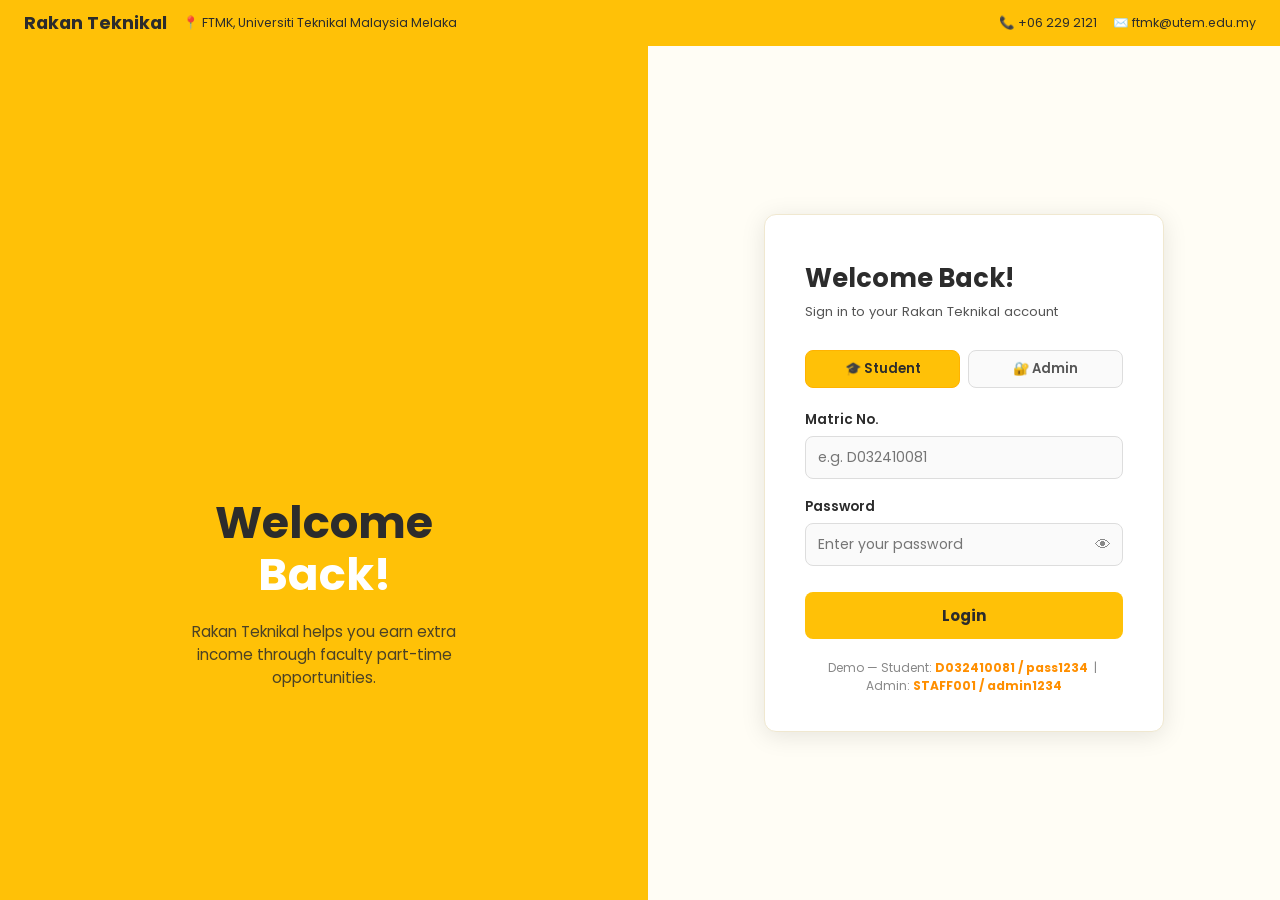
<file: login.html>
<!DOCTYPE html>
<html lang="en">
<head>
  <meta charset="UTF-8" />
  <meta name="viewport" content="width=device-width, initial-scale=1.0"/>
  <title>Rakan Teknikal FTMK – Login</title>
  <link href="https://fonts.googleapis.com/css2?family=Poppins:wght@400;500;600;700&display=swap" rel="stylesheet"/>
  <style>
    *, *::before, *::after { box-sizing: border-box; margin: 0; padding: 0; }
    :root {
      --yellow:      #FFC107;
      --yellow-dark: #FFB300;
      --yellow-deep: #FF8F00;
      --white:       #ffffff;
      --offwhite:    #FFFDF5;
      --text-dark:   #2c2c2c;
      --text-mid:    #555555;
      --text-light:  #888888;
      --red:         #E53935;
      --green:       #43A047;
      --card-shadow: 0 4px 24px rgba(0,0,0,0.10);
      --radius:      12px;
    }
    body {
      font-family: 'Poppins', sans-serif;
      background: var(--offwhite);
      min-height: 100vh;
      display: flex;
      flex-direction: column;
    }

    .topbar {
      background: var(--yellow);
      padding: 10px 24px;
      display: flex;
      align-items: center;
      justify-content: space-between;
      flex-wrap: wrap;
      gap: 8px;
    }
    .topbar-left, .topbar-right {
      display: flex; align-items: center; gap: 16px; flex-wrap: wrap;
    }
    .brand { font-weight: 700; font-size: 1.1rem; color: var(--text-dark); }
    .topbar-info { font-size: 0.78rem; color: var(--text-dark); display: flex; align-items: center; gap: 5px; }


    .login-wrapper {
      flex: 1;
      display: flex;
      align-items: stretch;
      min-height: calc(100vh - 52px);
    }


    .login-left {
      flex: 1;
      background: var(--yellow);
      display: flex;
      flex-direction: column;
      align-items: center;
      justify-content: center;
      padding: 48px 40px;
      gap: 20px;
    }
    .login-left-title {
      font-size: 2.8rem;
      font-weight: 700;
      color: var(--text-dark);
      line-height: 1.15;
      text-align: center;
    }
    .login-left-title span { color: var(--white); }
    .login-left-sub {
      font-size: 0.95rem;
      color: var(--text-dark);
      opacity: 0.85;
      text-align: center;
      max-width: 300px;
    }
    .login-illustration {
      width: 220px;
      height: 220px;
    }


    .login-right {
      flex: 1;
      display: flex;
      align-items: center;
      justify-content: center;
      padding: 40px 32px;
      background: var(--offwhite);
    }
    .login-card {
      background: var(--white);
      border-radius: var(--radius);
      box-shadow: var(--card-shadow);
      padding: 44px 40px 36px;
      width: 100%;
      max-width: 400px;
      border: 1px solid #f0e8d0;
    }
    .login-card-title {
      font-size: 1.6rem;
      font-weight: 700;
      color: var(--text-dark);
      margin-bottom: 4px;
    }
    .login-card-sub {
      font-size: 0.82rem;
      color: var(--text-mid);
      margin-bottom: 28px;
    }

    .form-label {
      display: block;
      font-size: 0.85rem;
      font-weight: 600;
      color: var(--text-dark);
      margin-bottom: 6px;
    }
    .form-input-wrap {
      position: relative;
      margin-bottom: 18px;
    }
    .form-input {
      width: 100%;
      border: 1.5px solid #ddd;
      border-radius: 8px;
      padding: 10px 12px;
      font-size: 0.88rem;
      font-family: 'Poppins', sans-serif;
      background: #fafafa;
      color: var(--text-dark);
      outline: none;
      transition: border-color 0.15s, background 0.15s;
    }
    .form-input:focus {
      border-color: var(--yellow-dark);
      background: var(--white);
    }
    .toggle-pw {
      position: absolute;
      right: 12px;
      top: 50%;
      transform: translateY(-50%);
      background: none;
      border: none;
      cursor: pointer;
      color: var(--text-light);
      font-size: 1rem;
      line-height: 1;
      padding: 0;
    }


    .role-tabs {
      display: flex;
      gap: 8px;
      margin-bottom: 22px;
    }
    .role-tab {
      flex: 1;
      padding: 8px 0;
      border-radius: 8px;
      border: 1.5px solid #ddd;
      background: #fafafa;
      font-family: 'Poppins', sans-serif;
      font-size: 0.82rem;
      font-weight: 600;
      color: var(--text-mid);
      cursor: pointer;
      transition: all 0.15s;
    }
    .role-tab.active {
      background: var(--yellow);
      border-color: var(--yellow-dark);
      color: var(--text-dark);
    }

    .btn-login {
      width: 100%;
      background: var(--yellow);
      color: var(--text-dark);
      border: none;
      border-radius: 8px;
      padding: 12px;
      font-size: 0.95rem;
      font-weight: 700;
      font-family: 'Poppins', sans-serif;
      cursor: pointer;
      transition: background 0.15s;
      margin-top: 8px;
    }
    .btn-login:hover { background: var(--yellow-dark); }
    .btn-login:disabled { opacity: 0.6; cursor: not-allowed; }

    .error-msg {
      background: #fdecea;
      border: 1px solid #f5c6c4;
      border-radius: 8px;
      padding: 10px 14px;
      font-size: 0.82rem;
      color: var(--red);
      margin-bottom: 16px;
      display: none;
    }
    .error-msg.show { display: block; }

    .login-hint {
      font-size: 0.75rem;
      color: var(--text-light);
      text-align: center;
      margin-top: 20px;
    }
    .login-hint strong { color: var(--yellow-deep); }


    @media (max-width: 700px) {
      .login-left { display: none; }
      .login-right { padding: 28px 16px; }
    }
  </style>
</head>
<body>


<div class="topbar">
  <div class="topbar-left">
    <span class="brand">Rakan Teknikal</span>
    <span class="topbar-info">
      📍 FTMK, Universiti Teknikal Malaysia Melaka
    </span>
  </div>
  <div class="topbar-right">
    <span class="topbar-info">📞 +06 229 2121</span>
    <span class="topbar-info">✉️ ftmk@utem.edu.my</span>
  </div>
</div>


<div class="login-wrapper">


  <div class="login-left">
    <!-- Inline illustration matching project mockup style -->
    <svg class="login-illustration" viewBox="0 0 220 220" fill="none" xmlns="http://www.w3.org/2000/svg">
    </svg>
    <div class="login-left-title">Welcome<br/><span>Back!</span></div>
    <div class="login-left-sub">Rakan Teknikal helps you earn extra income through faculty part-time opportunities.</div>
  </div>

  <!-- Right form panel -->
  <div class="login-right">
    <div class="login-card">
      <div class="login-card-title">Welcome Back!</div>
      <div class="login-card-sub">Sign in to your Rakan Teknikal account</div>

      <!-- Role selector -->
      <div class="role-tabs" id="roleTabs">
        <button class="role-tab active" data-role="student" onclick="setRole('student', this)">🎓 Student</button>
        <button class="role-tab" data-role="admin" onclick="setRole('admin', this)">🔐 Admin</button>
      </div>

      <div class="error-msg" id="errorMsg">Invalid credentials. Please try again.</div>

      <!-- User ID -->
      <label class="form-label" id="idLabel" for="userId">Matric No.</label>
      <div class="form-input-wrap">
        <input class="form-input" type="text" id="userId" placeholder="e.g. D032410081" autocomplete="username"/>
      </div>

      <!-- Password -->
      <label class="form-label" for="password">Password</label>
      <div class="form-input-wrap">
        <input class="form-input" type="password" id="password" placeholder="Enter your password" autocomplete="current-password"/>
        <button class="toggle-pw" type="button" onclick="togglePw()" id="pwToggleBtn" title="Show/hide password">👁</button>
      </div>

      <button class="btn-login" id="loginBtn" onclick="doLogin()">Login</button>

      <p class="login-hint">
        Demo — Student: <strong>D032410081 / pass1234</strong> &nbsp;|&nbsp; Admin: <strong>STAFF001 / admin1234</strong>
      </p>
    </div>
  </div>
</div>

<script>
  let currentRole = 'student';

  function setRole(role, el) {
    currentRole = role;
    document.querySelectorAll('.role-tab').forEach(t => t.classList.remove('active'));
    el.classList.add('active');
    document.getElementById('idLabel').textContent = role === 'admin' ? 'Staff ID' : 'Matric No.';
    document.getElementById('userId').placeholder = role === 'admin' ? 'e.g. STAFF001' : 'e.g. D032410081';
    document.getElementById('errorMsg').classList.remove('show');
  }

  function togglePw() {
    const input = document.getElementById('password');
    input.type = input.type === 'password' ? 'text' : 'password';
  }

  // Demo credentials
  const demoUsers = {
    student: { id: 'D032410081', pass: 'pass1234', redirect: 'student-dashboard.html' },
    admin:   { id: 'STAFF001',   pass: 'admin1234', redirect: 'admin-dashboard.html' },
  };

  function doLogin() {
    const id   = document.getElementById('userId').value.trim();
    const pass = document.getElementById('password').value;
    const err  = document.getElementById('errorMsg');
    const btn  = document.getElementById('loginBtn');

    err.classList.remove('show');

    if (!id || !pass) {
      err.textContent = 'Please enter both ID and password.';
      err.classList.add('show');
      return;
    }

    btn.disabled = true;
    btn.textContent = 'Logging in…';

    // Simulate network delay
    setTimeout(() => {
      const cred = demoUsers[currentRole];
      if (id === cred.id && pass === cred.pass) {
        // Store session info (replace with PHP session in production)
        sessionStorage.setItem('rt_role', currentRole);
        sessionStorage.setItem('rt_user', id);
        // Redirect
        window.location.href = cred.redirect;
      } else {
        err.textContent = 'Invalid ' + (currentRole === 'admin' ? 'Staff ID' : 'Matric No.') + ' or password.';
        err.classList.add('show');
        btn.disabled = false;
        btn.textContent = 'Login';
      }
    }, 700);
  }

  // Allow Enter key
  document.addEventListener('keydown', e => {
    if (e.key === 'Enter') doLogin();
  });
</script>
</body>
</html>
</file>
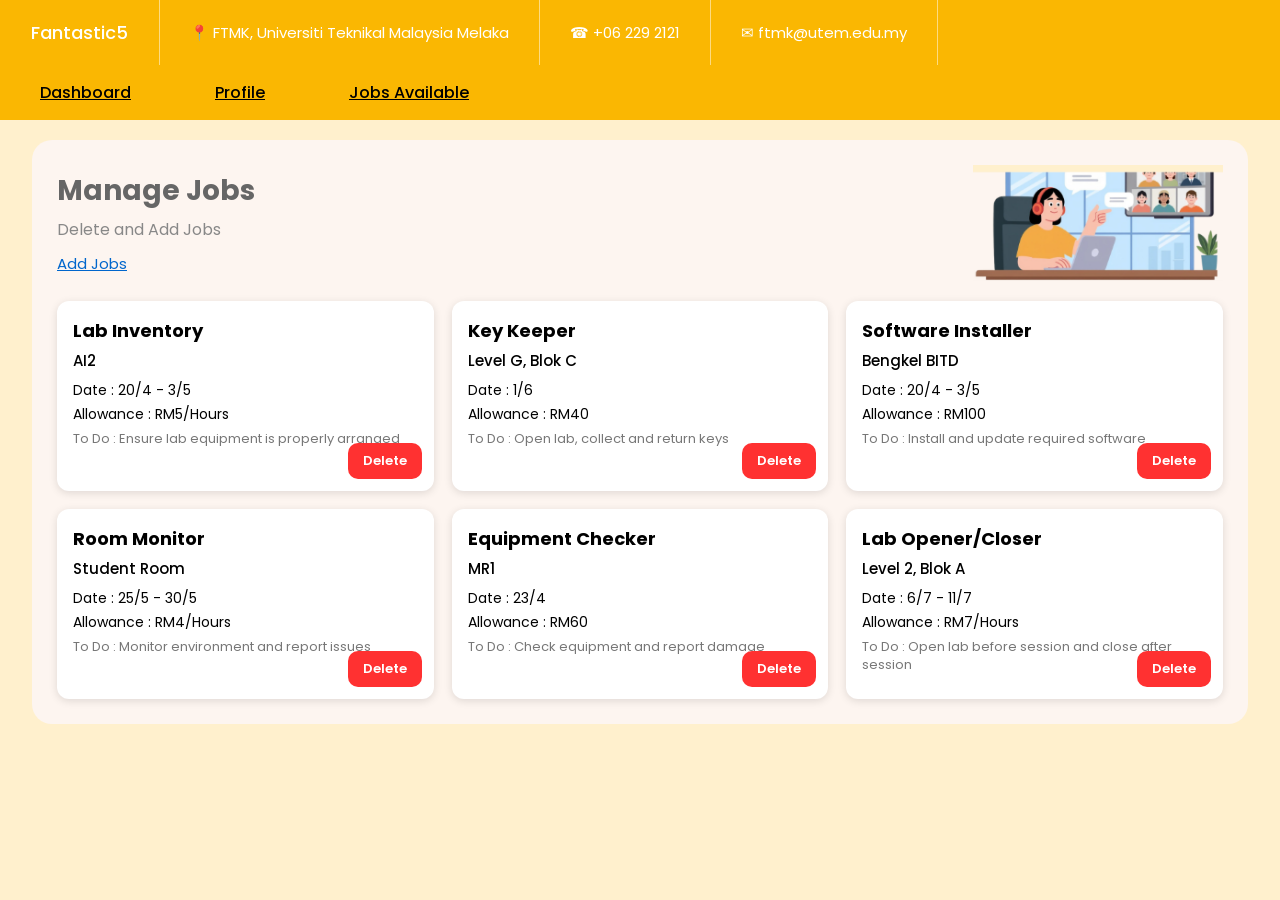
<file: manage.html>
<!DOCTYPE html>
<html>
<head>
    <title>Manage Jobs Application</title>
    <link rel="stylesheet" href="stylemanage.css">
    <link href="https://fonts.googleapis.com/css2?family=Poppins:wght@300;400;500;600;700&display=swap" rel="stylesheet">
</head>

<body>


<div class="topbar">
    <div class="logo">
        Fantastic5
    </div>
    <div class="contact">
        📍 FTMK, Universiti Teknikal Malaysia Melaka
    </div>
    <div class="contact">
        ☎ +06 229 2121
    </div>
    <div class="contact">
        ✉ ftmk@utem.edu.my
    </div> 

</div>


<div class="menu">

    <a href="#">Dashboard</a>
    <a href="#">Profile</a>
    <a href="#">Jobs Available</a>

</div>


<div class="content-box">

    <div class="top-section">
        <div>
            <h1>Manage Jobs</h1>
            <p>Delete and Add Jobs</p>
            <a href="#" class="add-job">
                Add Jobs
            </a>
        </div>
        <img src="manage.png">
    </div>



    <div class="job-container">

        <div class="job-card">
            <h2>Lab Inventory</h2>
            <h3>AI2</h3>
            <p>Date : 20/4 - 3/5</p>
            <p>Allowance : RM5/Hours</p>
            <span>
                To Do : Ensure lab equipment is properly arranged
            </span>
            <button class="delete-btn">
                Delete
            </button>
        </div>


        <div class="job-card">
            <h2>Key Keeper</h2>
            <h3>Level G, Blok C</h3>
            <p>Date : 1/6</p>
            <p>Allowance : RM40</p>
            <span>
                To Do : Open lab, collect and return keys
            </span>
            <button class="delete-btn">
                Delete
            </button>
        </div>


        <div class="job-card">
            <h2>Software Installer</h2>
            <h3>Bengkel BITD</h3>
            <p>Date : 20/4 - 3/5</p>
            <p>Allowance : RM100</p>
            <span>
                To Do : Install and update required software
            </span>
            <button class="delete-btn">
                Delete
            </button>

        </div>


        <div class="job-card">
            <h2>Room Monitor</h2>
            <h3>Student Room</h3>
            <p>Date : 25/5 - 30/5</p>
            <p>Allowance : RM4/Hours</p>
            <span>
                To Do : Monitor environment and report issues
            </span>
            <button class="delete-btn">
                Delete
            </button>
        </div>



        <div class="job-card">
            <h2>Equipment Checker</h2>
            <h3>MR1</h3>
            <p>Date : 23/4</p>
            <p>Allowance : RM60</p>
            <span>
                To Do : Check equipment and report damage
            </span>
            <button class="delete-btn">
                Delete
            </button>
        </div>



        <div class="job-card">
            <h2>Lab Opener/Closer</h2>
            <h3>Level 2, Blok A</h3>
            <p>Date : 6/7 - 11/7</p>
            <p>Allowance : RM7/Hours</p>
            <span>
                To Do : Open lab before session and close after session
            </span>
            <button class="delete-btn">
                Delete
            </button>
        </div>
    </div>
</div>


<script src="script.js"></script>

</body>
</html>
</file>
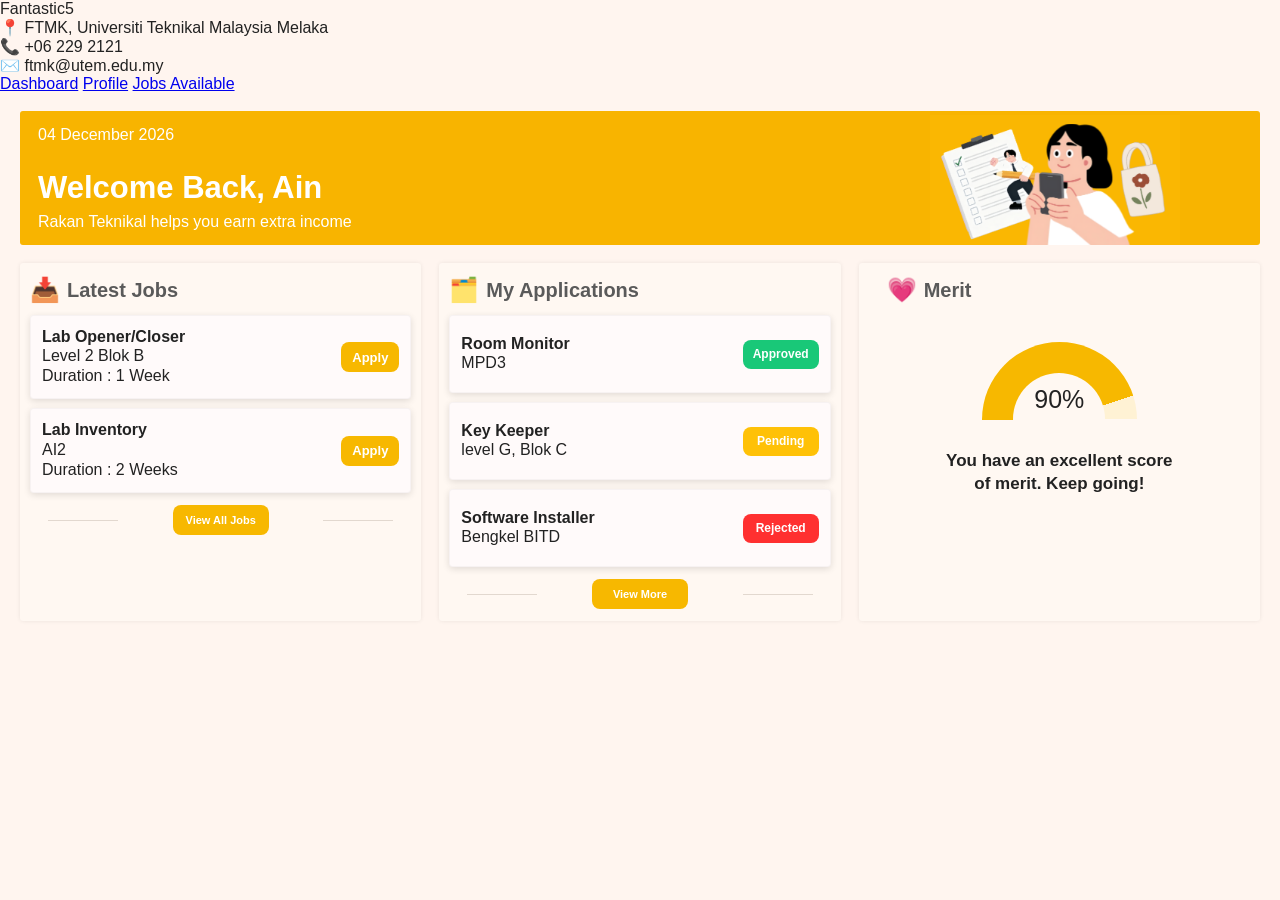
<file: student-dashboard.html>
<!DOCTYPE html>
<html lang="en">
<head>
  <meta charset="UTF-8" />
  <meta name="viewport" content="width=device-width, initial-scale=1.0" />
  <title>Student Dashboard</title>

  <link rel="stylesheet" href="header.css" />
  <link rel="stylesheet" href="student-dashboard.css" />
</head>
<body>
  <header class="top-header">
    <div class="top-row">
      <div class="brand-name">Fantastic5</div>

      <div class="header-divider"></div>

      <div class="header-info">
        <span class="header-icon">📍</span>
        <span>FTMK, Universiti Teknikal Malaysia Melaka</span>
      </div>

      <div class="header-divider"></div>

      <div class="header-info">
        <span class="header-icon">📞</span>
        <span>+06 229 2121</span>
      </div>

      <div class="header-divider"></div>

      <div class="header-info">
        <span class="header-icon">✉️</span>
        <span>ftmk@utem.edu.my</span>
      </div>
    </div>

    <nav class="nav-row">
      <a href="#" class="active">Dashboard</a>
      <a href="#">Profile</a>
      <a href="#">Jobs Available</a>
    </nav>
  </header>

  <main class="dashboard-page">
    <section class="welcome-banner">
      <div class="welcome-text">
        <p class="date-text" id="dateText">14 April 2026</p>
        <h1>Welcome Back, <span id="studentName">Ain</span></h1>
        <p>Rakan Teknikal helps you earn extra income</p>
      </div>

      <img
        src="images/gambar shopping.png"
        alt="Student dashboard illustration"
        class="banner-img"
      />
    </section>

    <section class="dashboard-grid">
      <div class="dashboard-card">
        <div class="card-title">
          <span class="card-icon">📥</span>
          <h2>Latest Jobs</h2>
        </div>

        <div class="job-box">
          <div>
            <h3>Lab Opener/Closer</h3>
            <p>Level 2 Blok B</p>
            <p>Duration : 1 Week</p>
          </div>
          <button class="small-btn">Apply</button>
        </div>

        <div class="job-box">
          <div>
            <h3>Lab Inventory</h3>
            <p>AI2</p>
            <p>Duration : 2 Weeks</p>
          </div>
          <button class="small-btn">Apply</button>
        </div>

        <div class="card-footer">
          <button class="main-btn">View All Jobs</button>
        </div>
      </div>

      <div class="dashboard-card">
        <div class="card-title">
          <span class="card-icon">🗂️</span>
          <h2>My Applications</h2>
        </div>

        <div class="application-box">
          <div>
            <h3>Room Monitor</h3>
            <p>MPD3</p>
          </div>
          <span class="status approved">Approved</span>
        </div>

        <div class="application-box">
          <div>
            <h3>Key Keeper</h3>
            <p>level G, Blok C</p>
          </div>
          <span class="status pending">Pending</span>
        </div>

        <div class="application-box">
          <div>
            <h3>Software Installer</h3>
            <p>Bengkel BITD</p>
          </div>
          <span class="status rejected">Rejected</span>
        </div>

        <div class="card-footer">
          <button class="main-btn">View More</button>
        </div>
      </div>

      <div class="dashboard-card merit-card">
        <div class="card-title">
          <span class="card-icon">💗</span>
          <h2>Merit</h2>
        </div>

        <div class="gauge">
          <div class="gauge-arc"></div>
          <div class="gauge-cover"></div>
          <p>90%</p>
        </div>

        <p class="merit-text">
          You have an excellent score<br />
          of merit. Keep going!
        </p>
      </div>
    </section>
  </main>

  <script src="student-dashboard.js"></script>
</body>
</html>
</file>
<file: stylemanage.css>
*{
    margin:0;
    padding:0;
    box-sizing:border-box;
    font-family:'Poppins',sans-serif;
}

body{
    background:#fff0cd;
}

.topbar{
    background:#fab702;
    height:65px;
    display:flex;
    align-items:center;
    color:white;
}

.logo{
    width:160px;
    height:65px;
    display:flex;
    justify-content:center;
    align-items:center;
    font-size:18px;
    font-weight:500;
    border-right:1px solid rgba(255,255,255,0.5);
}

.contact{
    height:65px;
    display:flex;
    align-items:center;
    padding:0 30px;
    font-size:15px;
    border-right:1px solid rgba(255,255,255,0.5);
}



.menu{
    background:#fab702;
    padding:15px 40px;
}

.menu a{
    margin-right:80px;
    color:black;
    font-size:16px;
    font-weight:500;
}



.content-box{

    width:95%;
    margin:20px auto;
    background:#fdf5f0;
    border-radius:20px;
    padding:25px;
}



.top-section{

    display:flex;
    justify-content:space-between;
    align-items:center;
    margin-bottom:20px;
}

.top-section h1{

    font-size:28px;
    color:#666;
    font-weight:700;
}

.top-section p{

    font-size:16px;
    color:#888;
    margin-top:5px;
}

.add-job{

    display:inline-block;
    margin-top:10px;
    color:#0066cc;
    font-size:15px;
}

.top-section img{

    width:250px;
    height:auto;
    object-fit:contain;
}



.job-container{

    display:grid;
    grid-template-columns:repeat(3,1fr);
    gap:18px;
}



.job-card{

    background:white;
    border-radius:12px;
    padding:16px;
    min-height:190px;
    position:relative;
    box-shadow:0 2px 8px rgba(0,0,0,0.12);
}

.job-card h2{

    font-size:18px;
    font-weight:700;
    margin-bottom:5px;
}

.job-card h3{

    font-size:15px;
    font-weight:500;
    margin-bottom:8px;
}

.job-card p{

    font-size:14px;
    margin-bottom:3px;
}

.job-card span{

    display:block;
    margin-top:5px;
    color:#777;
    font-size:13px;
    line-height:1.4;
}



.delete-btn{

    position:absolute;
    right:12px;
    bottom:12px;
    border:none;
    background:#ff3131;
    color:white;
    font-size:13px;
    font-weight:600;
    padding:8px 15px;
    border-radius:10px;
    cursor:pointer;
}

.delete-btn:hover{

    opacity:0.9;
}



@media(max-width:1000px){

    .job-container{
        grid-template-columns:repeat(2,1fr);
    }
}

@media(max-width:700px){

    .job-container{

        grid-template-columns:1fr;
    }

    .top-section{

        flex-direction:column;
        text-align:center;
    }

    .top-section img{

        margin-top:20px;
    }
}
</file>
<file: header.css>
.header {
    width: 100%;
    background-color: #f8b400;
    color: white;
    display: flex;
    align-items: center;
    gap: 18px;
    padding: 12px 30px;
    font-family: "Poppins", sans-serif;
    font-weight: 600;
    font-size: 14px;
    box-sizing: border-box;
}

.menu {
    width: 100%;
    background-color: #f8b400;
    display: flex;
    gap: 60px;
    padding: 10px 30px;
    box-sizing: border-box;
}

.menu a {
    color: #1a4a7b;
    font-family: "Poppins", sans-serif;
    font-weight: 700;
    text-decoration: underline;
    font-size: 14px;
}

.menu a:hover {
    color: white;
}
</file>
<file: student-dashboard.css>
* {
  margin: 0;
  padding: 0;
  box-sizing: border-box;
}

body {
  background-color: #fff5ef;
  font-family: "Poppins", "Segoe UI", Arial, sans-serif;
  color: #222;
}

.dashboard-page {
  width: 100%;
  margin: 0;
  padding: 18px 20px 22px;
}

.welcome-banner {
  width: 100%;
  height: 134px;
  background: #f8b400;
  border-radius: 3px;
  display: flex;
  align-items: center;
  justify-content: space-between;
  padding-left: 18px;
  padding-right: 55px;
  overflow: hidden;
}

.welcome-text {
  color: white;
}

.date-text {
  font-size: 15px;
  font-weight: 600;
  margin-bottom: 28px;
}

.welcome-text h1 {
  font-size: 31px;
  font-weight: 700;
  line-height: 1;
  margin-bottom: 10px;
}

.welcome-text p {
  font-size: 16px;
  font-weight: 500;
}

.banner-img {
  width: 300px;
  height: 130px;
  object-fit: contain;
  margin-top: 4px;
}

.dashboard-grid {
  width: 100%;
  display: grid;
  grid-template-columns: 1fr 1fr 1fr;
  gap: 18px;
  margin-top: 18px;
}

.dashboard-card {
  min-height: 292px;
  background: #fff8f2;
  border-radius: 3px;
  padding: 13px 10px 12px;
  box-shadow: 0 0 4px rgba(0, 0, 0, 0.08);
}

.card-title {
  display: flex;
  align-items: center;
  gap: 7px;
  margin-bottom: 11px;
}

.card-icon {
  font-size: 24px;
}

.card-title h2 {
  font-size: 20px;
  font-weight: 800;
  color: #5a5a5a;
}

.job-box,
.application-box {
  background: #fffafa;
  min-height: 78px;
  border-radius: 4px;
  padding: 13px 12px;
  margin-bottom: 9px;
  display: flex;
  align-items: center;
  justify-content: space-between;
  box-shadow:
    0 2px 7px rgba(0, 0, 0, 0.12),
    inset 0 0 0 1px rgba(0, 0, 0, 0.03);
}

.job-box h3,
.application-box h3 {
  font-size: 16px;
  line-height: 1.15;
  font-weight: 600;
}

.job-box p,
.application-box p {
  font-size: 16px;
  line-height: 1.25;
  font-weight: 500;
}

.small-btn {
  width: 58px;
  height: 30px;
  border: none;
  border-radius: 8px;
  background: #f7b800;
  color: white;
  font-size: 13px;
  font-weight: 800;
  cursor: pointer;
}

.status {
  width: 76px;
  height: 29px;
  border-radius: 8px;
  color: white;
  font-size: 12px;
  font-weight: 800;
  display: flex;
  align-items: center;
  justify-content: center;
}

.approved {
  background: #19c878;
}

.pending {
  background: #ffc107;
}

.rejected {
  background: #ff3030;
}

.card-footer {
  display: flex;
  justify-content: center;
  align-items: center;
  margin-top: 12px;
  position: relative;
}

.card-footer::before,
.card-footer::after {
  content: "";
  width: 70px;
  height: 1px;
  background: #e2d8cf;
  position: absolute;
  top: 50%;
}

.card-footer::before {
  left: 18px;
}

.card-footer::after {
  right: 18px;
}

.main-btn {
  width: 96px;
  height: 30px;
  border: none;
  border-radius: 8px;
  background: #f7b800;
  color: white;
  font-size: 11px;
  font-weight: 800;
  cursor: pointer;
  z-index: 2;
}

.merit-card {
  padding-left: 28px;
  padding-right: 28px;
}

.gauge {
  width: 155px;
  height: 88px;
  margin: 38px auto 20px;
  position: relative;
  overflow: hidden;
}

.gauge-arc {
  width: 155px;
  height: 155px;
  border-radius: 50%;
  background:
    conic-gradient(
      from 270deg,
      #f7b800 0deg,
      #f7b800 var(--merit-deg, 162deg),
      #fff2d4 var(--merit-deg, 162deg),
      #fff2d4 180deg,
      transparent 180deg,
      transparent 360deg
    );
}

.gauge-cover {
  width: 92px;
  height: 92px;
  background: #fff8f2;
  border-radius: 50%;
  position: absolute;
  left: 31px;
  top: 31px;
}

.gauge p {
  position: absolute;
  width: 100%;
  top: 43px;
  left: 0;
  text-align: center;
  font-size: 25px;
  font-weight: 500;
}

.merit-text {
  text-align: center;
  font-size: 17px;
  font-weight: 600;
  line-height: 1.35;
  margin-top: 10px;
}

button {
  transition: transform 0.15s ease, filter 0.15s ease;
}

button:hover {
  filter: brightness(1.04);
}

button:active {
  transform: scale(0.97);
}

@media (max-width: 900px) {
  .dashboard-page {
    width: 100%;
    padding: 18px 20px 22px;
  }

  .welcome-banner {
    height: auto;
    padding: 18px;
  }

  .date-text {
    margin-bottom: 18px;
  }

  .welcome-text h1 {
    font-size: 27px;
  }

  .banner-img {
    width: 220px;
    height: 120px;
  }

  .dashboard-grid {
    grid-template-columns: 1fr;
  }

  .dashboard-card {
    min-height: auto;
  }
}

@media (max-width: 520px) {
  .dashboard-page {
    padding: 14px;
  }

  .welcome-banner {
    display: block;
    text-align: left;
  }

  .welcome-text h1 {
    font-size: 25px;
  }

  .welcome-text p {
    font-size: 14px;
  }

  .banner-img {
    display: block;
    width: 210px;
    height: auto;
    margin: 10px auto 0;
  }

  .job-box,
  .application-box {
    padding: 12px 10px;
  }

  .job-box h3,
  .application-box h3,
  .job-box p,
  .application-box p {
    font-size: 14px;
  }
}

.main-btn {
  display: inline-block;
  text-align: center;
  text-decoration: none;
}

.view-more-btn {
    background-color: #ffb300;
    color: white;
    border: none;
    border-radius: 8px;
    padding: 8px 22px;
    font-family: "Poppins", sans-serif;
    font-size: 14px;
    font-weight: 700;
    cursor: pointer;
    display: flex;
    align-items: center;
    justify-content: center;
}

.view-more-btn:hover {
    background-color: #f0a500;
}
</file>
